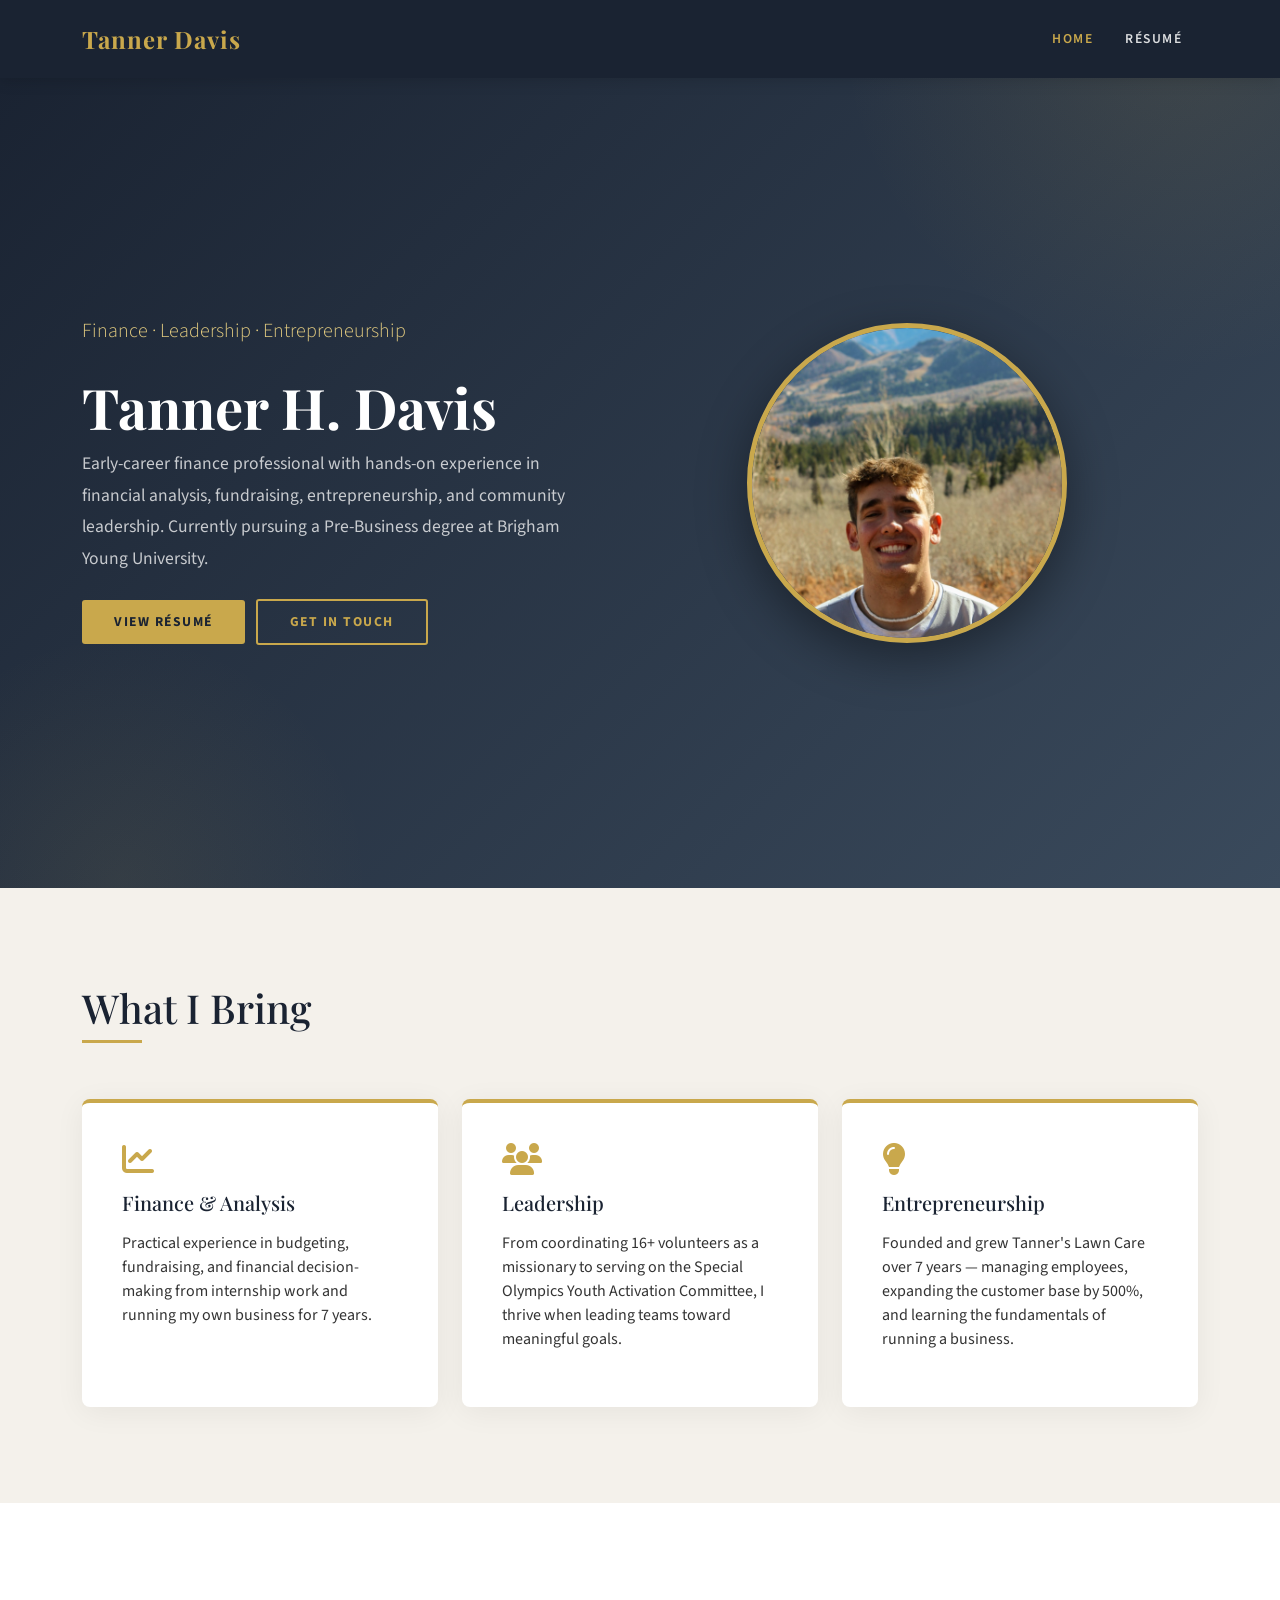
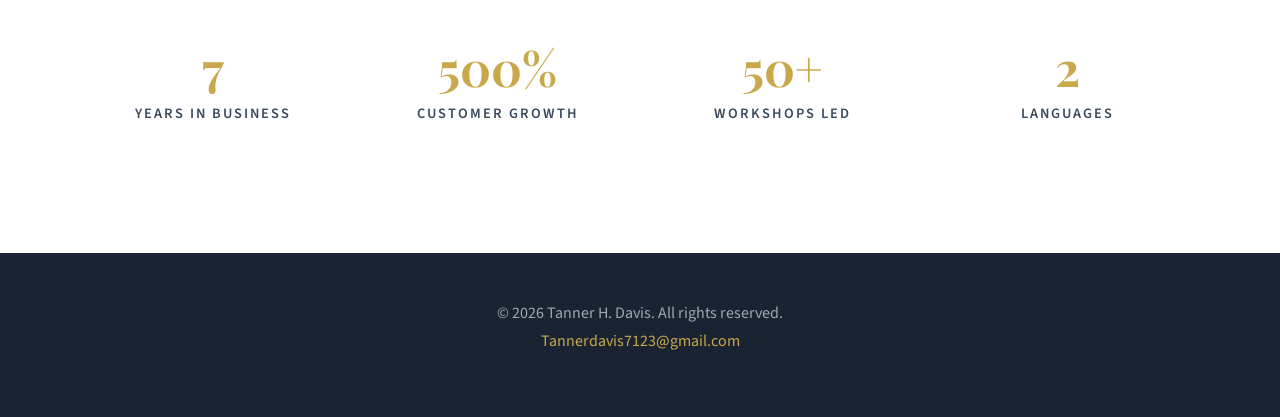
<file: index.html>
<!DOCTYPE html>
<html lang="en">
<head>
    <meta charset="UTF-8">
    <meta name="viewport" content="width=device-width, initial-scale=1.0">
    <title>Tanner Davis | Finance Professional</title>
    <link href="https://cdn.jsdelivr.net/npm/bootstrap@5.3.2/dist/css/bootstrap.min.css" rel="stylesheet">
    <link href="https://cdnjs.cloudflare.com/ajax/libs/font-awesome/6.5.1/css/all.min.css" rel="stylesheet">
    <link href="https://fonts.googleapis.com/css2?family=Playfair+Display:wght@400;700&family=Source+Sans+3:wght@300;400;600;700&display=swap" rel="stylesheet">
    <style>
        :root {
            --navy: #1a2332;
            --gold: #c9a84c;
            --gold-light: #e0c97f;
            --slate: #3a4a5c;
            --light: #f4f1eb;
            --white: #ffffff;
        }

        body {
            font-family: 'Source Sans 3', sans-serif;
            color: #333;
        }

        /* Navbar */
        .navbar {
            background-color: var(--navy);
            padding: 1rem 0;
            box-shadow: 0 2px 15px rgba(0,0,0,0.15);
        }
        .navbar-brand {
            font-family: 'Playfair Display', serif;
            font-size: 1.5rem;
            color: var(--gold) !important;
            font-weight: 700;
            letter-spacing: 1px;
        }
        .nav-link {
            color: rgba(255,255,255,0.85) !important;
            font-weight: 600;
            text-transform: uppercase;
            font-size: 0.85rem;
            letter-spacing: 1.5px;
            margin: 0 0.5rem;
            transition: color 0.3s;
        }
        .nav-link:hover, .nav-link.active {
            color: var(--gold) !important;
        }

        /* Hero */
        .hero {
            background: linear-gradient(135deg, var(--navy) 0%, var(--slate) 100%);
            min-height: 90vh;
            display: flex;
            align-items: center;
            position: relative;
            overflow: hidden;
        }
        .hero::before {
            content: '';
            position: absolute;
            top: -50%;
            right: -20%;
            width: 700px;
            height: 700px;
            border-radius: 50%;
            background: radial-gradient(circle, rgba(201,168,76,0.12) 0%, transparent 70%);
        }
        .hero::after {
            content: '';
            position: absolute;
            bottom: -30%;
            left: -10%;
            width: 500px;
            height: 500px;
            border-radius: 50%;
            background: radial-gradient(circle, rgba(201,168,76,0.08) 0%, transparent 70%);
        }
        .hero-content {
            position: relative;
            z-index: 2;
        }
        .hero h1 {
            font-family: 'Playfair Display', serif;
            font-size: 3.5rem;
            color: var(--white);
            font-weight: 700;
            margin-bottom: 0.5rem;
        }
        .hero .tagline {
            font-size: 1.25rem;
            color: var(--gold-light);
            font-weight: 300;
            margin-bottom: 1.5rem;
        }
        .hero p {
            color: rgba(255,255,255,0.75);
            font-size: 1.1rem;
            line-height: 1.8;
            max-width: 520px;
        }
        .hero-img {
            width: 320px;
            height: 320px;
            object-fit: cover;
            border-radius: 50%;
            border: 5px solid var(--gold);
            box-shadow: 0 15px 50px rgba(0,0,0,0.4);
        }
        .btn-gold {
            background: var(--gold);
            color: var(--navy);
            font-weight: 700;
            text-transform: uppercase;
            letter-spacing: 1.5px;
            font-size: 0.85rem;
            padding: 0.75rem 2rem;
            border: none;
            border-radius: 3px;
            transition: all 0.3s;
        }
        .btn-gold:hover {
            background: var(--gold-light);
            color: var(--navy);
            transform: translateY(-2px);
            box-shadow: 0 5px 20px rgba(201,168,76,0.4);
        }
        .btn-outline-gold {
            border: 2px solid var(--gold);
            color: var(--gold);
            font-weight: 700;
            text-transform: uppercase;
            letter-spacing: 1.5px;
            font-size: 0.85rem;
            padding: 0.7rem 2rem;
            background: transparent;
            border-radius: 3px;
            transition: all 0.3s;
        }
        .btn-outline-gold:hover {
            background: var(--gold);
            color: var(--navy);
        }

        /* About Section */
        .about-section {
            padding: 6rem 0;
            background: var(--light);
        }
        .section-title {
            font-family: 'Playfair Display', serif;
            font-size: 2.5rem;
            color: var(--navy);
            margin-bottom: 0.5rem;
        }
        .section-divider {
            width: 60px;
            height: 3px;
            background: var(--gold);
            margin-bottom: 2rem;
        }
        .about-card {
            background: var(--white);
            border-radius: 8px;
            padding: 2.5rem;
            box-shadow: 0 5px 30px rgba(0,0,0,0.06);
            height: 100%;
            border-top: 4px solid var(--gold);
            transition: transform 0.3s;
        }
        .about-card:hover {
            transform: translateY(-5px);
        }
        .about-card i {
            font-size: 2rem;
            color: var(--gold);
            margin-bottom: 1rem;
        }
        .about-card h5 {
            font-family: 'Playfair Display', serif;
            color: var(--navy);
            margin-bottom: 1rem;
        }

        /* Highlights */
        .highlights-section {
            padding: 6rem 0;
            background: var(--white);
        }
        .highlight-item {
            text-align: center;
            padding: 2rem 1rem;
        }
        .highlight-number {
            font-family: 'Playfair Display', serif;
            font-size: 3rem;
            color: var(--gold);
            font-weight: 700;
        }
        .highlight-label {
            font-size: 0.9rem;
            text-transform: uppercase;
            letter-spacing: 2px;
            color: var(--slate);
            font-weight: 600;
        }

        /* Footer */
        footer {
            background: var(--navy);
            color: rgba(255,255,255,0.6);
            padding: 3rem 0;
            text-align: center;
        }
        footer a {
            color: var(--gold);
            text-decoration: none;
        }
        footer a:hover {
            color: var(--gold-light);
        }

        @media (max-width: 768px) {
            .hero h1 { font-size: 2.5rem; }
            .hero-img { width: 220px; height: 220px; margin-bottom: 2rem; }
        }
    </style>
</head>
<body>

    <!-- Navbar -->
    <nav class="navbar navbar-expand-lg navbar-dark sticky-top">
        <div class="container">
            <a class="navbar-brand" href="index.html">Tanner Davis</a>
            <button class="navbar-toggler" type="button" data-bs-toggle="collapse" data-bs-target="#navbarNav">
                <span class="navbar-toggler-icon"></span>
            </button>
            <div class="collapse navbar-collapse justify-content-end" id="navbarNav">
                <ul class="navbar-nav">
                    <li class="nav-item"><a class="nav-link active" href="index.html">Home</a></li>
                    <li class="nav-item"><a class="nav-link" href="resume.html">Résumé</a></li>
                </ul>
            </div>
        </div>
    </nav>

    <!-- Hero -->
    <section class="hero">
        <div class="container">
            <div class="row align-items-center">
                <div class="col-lg-5 text-center text-lg-start order-lg-2 mb-4 mb-lg-0">
                    <img src="tdavisphoto.JPG" alt="Tanner Davis" class="hero-img">
                </div>
                <div class="col-lg-7 hero-content order-lg-1">
                    <p class="tagline">Finance · Leadership · Entrepreneurship</p>
                    <h1>Tanner H. Davis</h1>
                    <p>Early-career finance professional with hands-on experience in financial analysis, fundraising, entrepreneurship, and community leadership. Currently pursuing a Pre-Business degree at Brigham Young University.</p>
                    <div class="mt-4">
                        <a href="resume.html" class="btn btn-gold me-2 mb-2">View Résumé</a>
                        <a href="mailto:Tannerdavis7123@gmail.com" class="btn btn-outline-gold mb-2">Get in Touch</a>
                    </div>
                </div>
            </div>
        </div>
    </section>

    <!-- About -->
    <section class="about-section">
        <div class="container">
            <h2 class="section-title">What I Bring</h2>
            <div class="section-divider"></div>
            <div class="row g-4 mt-2">
                <div class="col-md-4">
                    <div class="about-card">
                        <i class="fas fa-chart-line"></i>
                        <h5>Finance &amp; Analysis</h5>
                        <p>Practical experience in budgeting, fundraising, and financial decision-making from internship work and running my own business for 7 years.</p>
                    </div>
                </div>
                <div class="col-md-4">
                    <div class="about-card">
                        <i class="fas fa-users"></i>
                        <h5>Leadership</h5>
                        <p>From coordinating 16+ volunteers as a missionary to serving on the Special Olympics Youth Activation Committee, I thrive when leading teams toward meaningful goals.</p>
                    </div>
                </div>
                <div class="col-md-4">
                    <div class="about-card">
                        <i class="fas fa-lightbulb"></i>
                        <h5>Entrepreneurship</h5>
                        <p>Founded and grew Tanner's Lawn Care over 7 years — managing employees, expanding the customer base by 500%, and learning the fundamentals of running a business.</p>
                    </div>
                </div>
            </div>
        </div>
    </section>

    <!-- Highlights -->
    <section class="highlights-section">
        <div class="container">
            <div class="row">
                <div class="col-6 col-md-3">
                    <div class="highlight-item">
                        <div class="highlight-number">7</div>
                        <div class="highlight-label">Years in Business</div>
                    </div>
                </div>
                <div class="col-6 col-md-3">
                    <div class="highlight-item">
                        <div class="highlight-number">500%</div>
                        <div class="highlight-label">Customer Growth</div>
                    </div>
                </div>
                <div class="col-6 col-md-3">
                    <div class="highlight-item">
                        <div class="highlight-number">50+</div>
                        <div class="highlight-label">Workshops Led</div>
                    </div>
                </div>
                <div class="col-6 col-md-3">
                    <div class="highlight-item">
                        <div class="highlight-number">2</div>
                        <div class="highlight-label">Languages</div>
                    </div>
                </div>
            </div>
        </div>
    </section>

    <!-- Footer -->
    <footer>
        <div class="container">
            <p class="mb-1">&copy; 2026 Tanner H. Davis. All rights reserved.</p>
            <p><a href="mailto:Tannerdavis7123@gmail.com">Tannerdavis7123@gmail.com</a></p>
        </div>
    </footer>

    <script src="https://cdn.jsdelivr.net/npm/bootstrap@5.3.2/dist/js/bootstrap.bundle.min.js"></script>
</body>
</html>
</file>
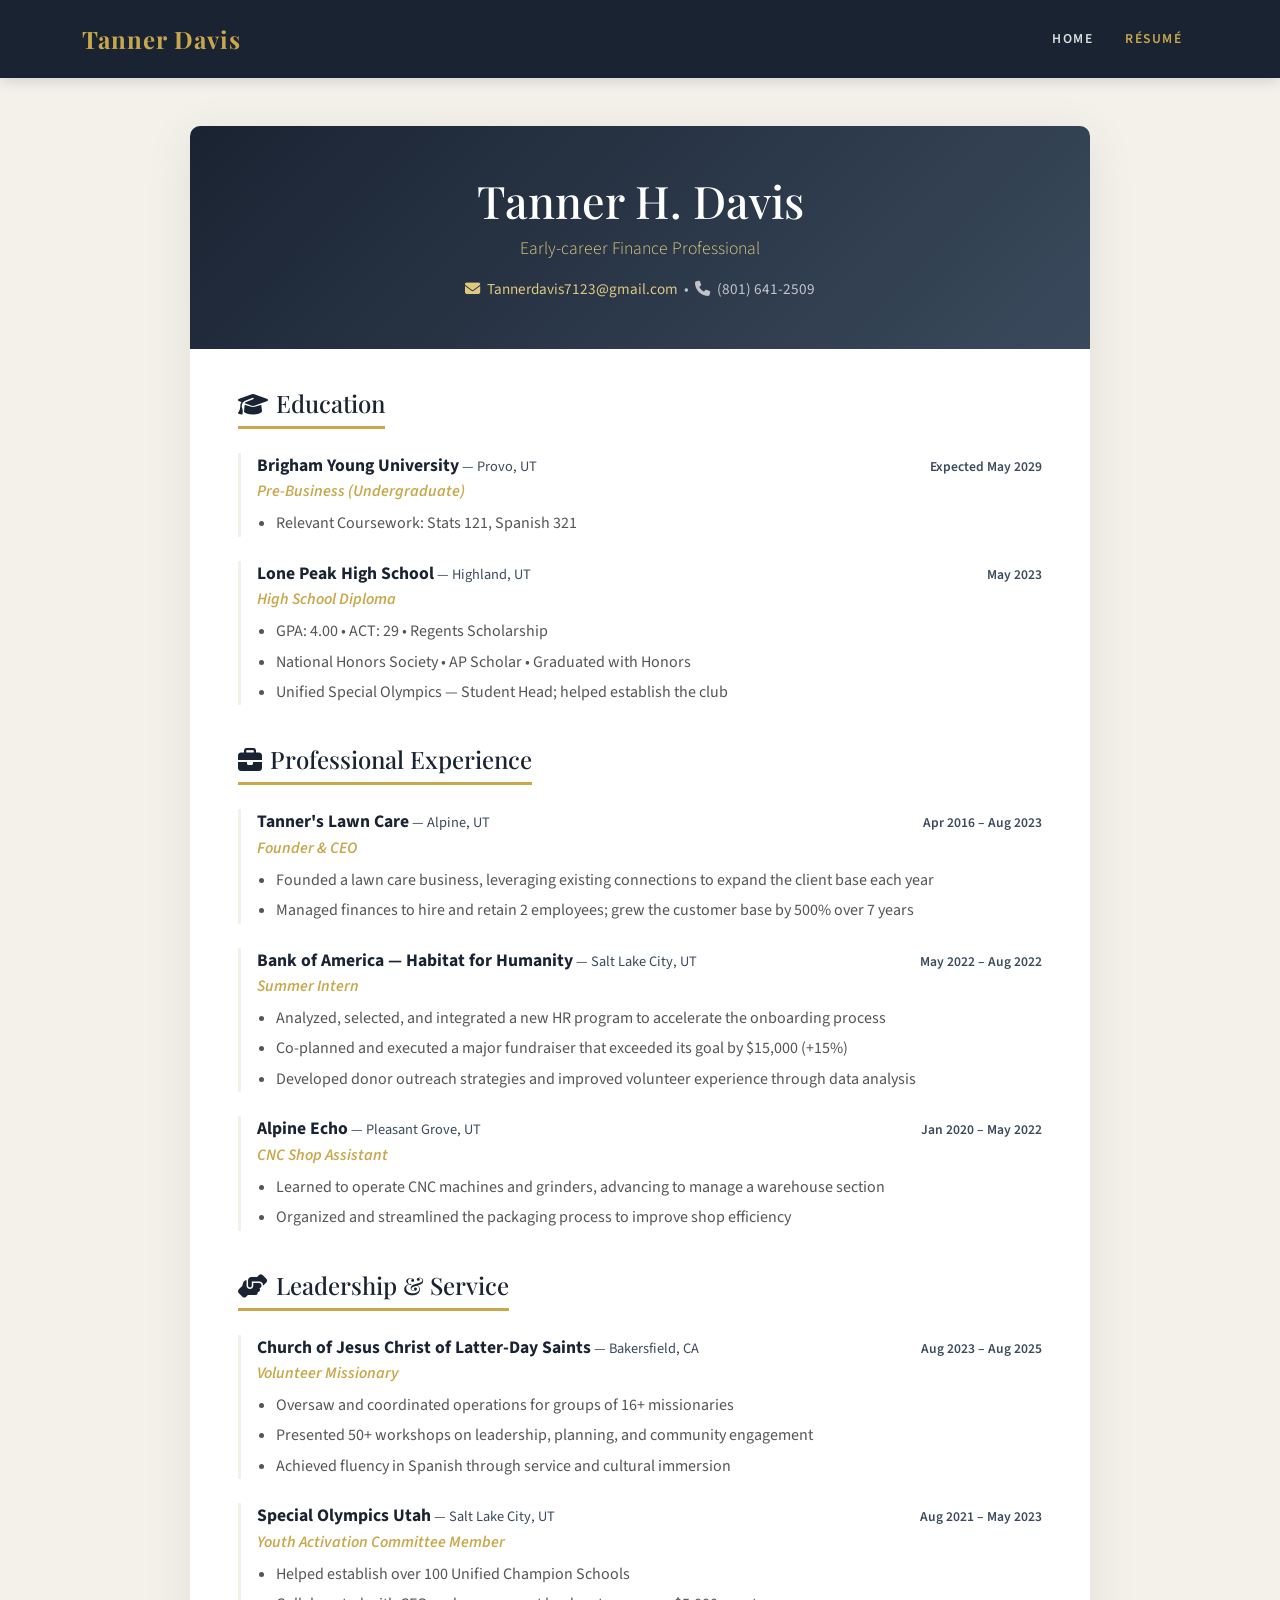
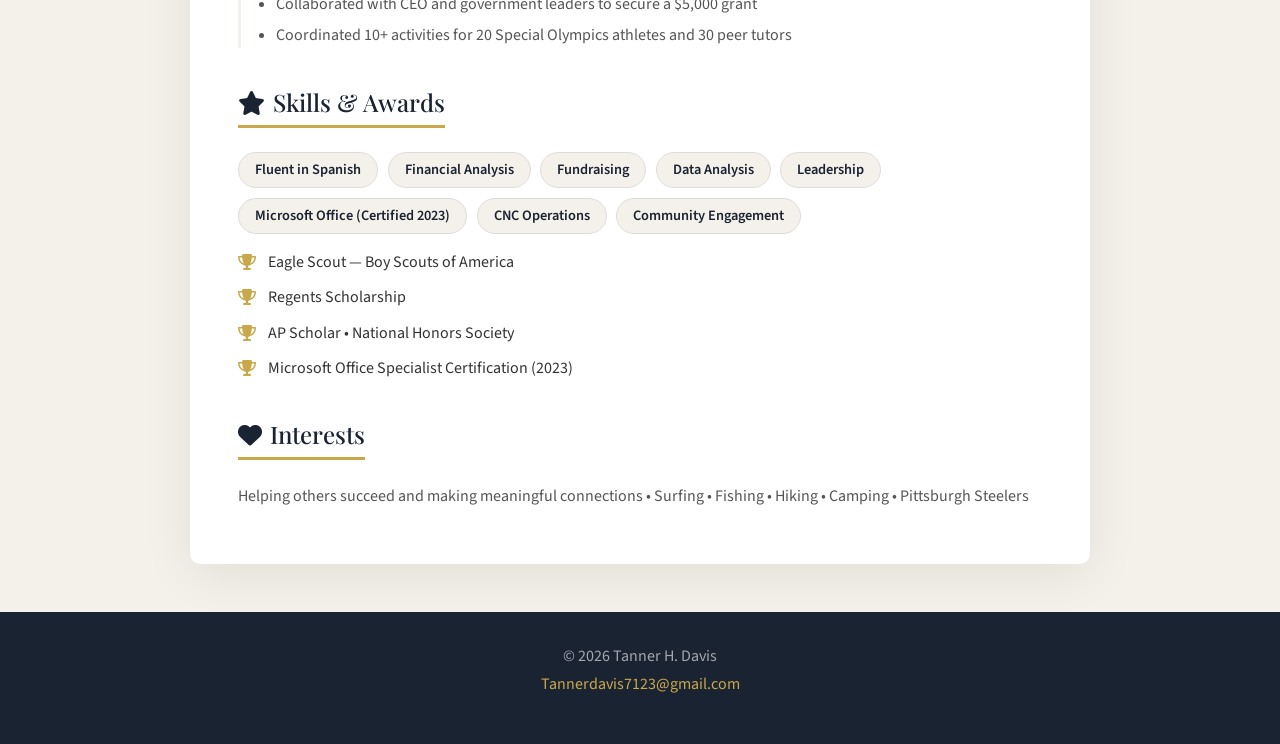
<file: resume.html>
<!DOCTYPE html>
<html lang="en">
<head>
    <meta charset="UTF-8">
    <meta name="viewport" content="width=device-width, initial-scale=1.0">
    <title>Résumé | Tanner Davis</title>
    <link href="https://cdn.jsdelivr.net/npm/bootstrap@5.3.2/dist/css/bootstrap.min.css" rel="stylesheet">
    <link href="https://cdnjs.cloudflare.com/ajax/libs/font-awesome/6.5.1/css/all.min.css" rel="stylesheet">
    <link href="https://fonts.googleapis.com/css2?family=Playfair+Display:wght@400;700&family=Source+Sans+3:wght@300;400;600;700&display=swap" rel="stylesheet">
    <style>
        :root {
            --navy: #1a2332;
            --gold: #c9a84c;
            --gold-light: #e0c97f;
            --slate: #3a4a5c;
            --light: #f4f1eb;
            --white: #ffffff;
        }
        body {
            font-family: 'Source Sans 3', sans-serif;
            color: #333;
            background: var(--light);
        }

        /* Navbar */
        .navbar {
            background-color: var(--navy);
            padding: 1rem 0;
            box-shadow: 0 2px 15px rgba(0,0,0,0.15);
        }
        .navbar-brand {
            font-family: 'Playfair Display', serif;
            font-size: 1.5rem;
            color: var(--gold) !important;
            font-weight: 700;
            letter-spacing: 1px;
        }
        .nav-link {
            color: rgba(255,255,255,0.85) !important;
            font-weight: 600;
            text-transform: uppercase;
            font-size: 0.85rem;
            letter-spacing: 1.5px;
            margin: 0 0.5rem;
            transition: color 0.3s;
        }
        .nav-link:hover, .nav-link.active {
            color: var(--gold) !important;
        }

        /* Resume Container */
        .resume-wrapper {
            max-width: 900px;
            margin: 3rem auto;
            background: var(--white);
            border-radius: 10px;
            box-shadow: 0 10px 50px rgba(0,0,0,0.08);
            overflow: hidden;
        }
        .resume-header {
            background: linear-gradient(135deg, var(--navy) 0%, var(--slate) 100%);
            padding: 3rem;
            color: white;
            text-align: center;
        }
        .resume-header h1 {
            font-family: 'Playfair Display', serif;
            font-size: 2.8rem;
            margin-bottom: 0.5rem;
        }
        .resume-header .subtitle {
            color: var(--gold-light);
            font-size: 1.1rem;
            font-weight: 300;
        }
        .resume-header .contact-info {
            margin-top: 1rem;
            font-size: 0.95rem;
            color: rgba(255,255,255,0.7);
        }
        .resume-header .contact-info a {
            color: var(--gold-light);
            text-decoration: none;
        }

        .resume-body {
            padding: 2.5rem 3rem;
        }
        .resume-section {
            margin-bottom: 2.5rem;
        }
        .resume-section-title {
            font-family: 'Playfair Display', serif;
            font-size: 1.5rem;
            color: var(--navy);
            padding-bottom: 0.5rem;
            border-bottom: 3px solid var(--gold);
            margin-bottom: 1.5rem;
            display: inline-block;
        }

        .resume-entry {
            margin-bottom: 1.5rem;
            padding-left: 1rem;
            border-left: 3px solid var(--light);
            transition: border-color 0.3s;
        }
        .resume-entry:hover {
            border-left-color: var(--gold);
        }
        .entry-header {
            display: flex;
            justify-content: space-between;
            align-items: baseline;
            flex-wrap: wrap;
        }
        .entry-title {
            font-weight: 700;
            color: var(--navy);
            font-size: 1.1rem;
        }
        .entry-location {
            color: var(--slate);
            font-size: 0.9rem;
        }
        .entry-role {
            font-weight: 600;
            color: var(--gold);
            font-style: italic;
        }
        .entry-date {
            color: var(--slate);
            font-size: 0.85rem;
            font-weight: 600;
        }
        .resume-entry ul {
            margin-top: 0.5rem;
            padding-left: 1.2rem;
        }
        .resume-entry ul li {
            margin-bottom: 0.3rem;
            color: #555;
            line-height: 1.6;
        }

        /* Skills */
        .skills-grid {
            display: flex;
            flex-wrap: wrap;
            gap: 0.6rem;
        }
        .skill-tag {
            background: var(--light);
            color: var(--navy);
            padding: 0.4rem 1rem;
            border-radius: 50px;
            font-size: 0.9rem;
            font-weight: 600;
            border: 1px solid #ddd;
            transition: all 0.3s;
        }
        .skill-tag:hover {
            background: var(--gold);
            color: var(--white);
            border-color: var(--gold);
        }

        /* Awards */
        .award-item {
            display: flex;
            align-items: center;
            margin-bottom: 0.7rem;
        }
        .award-item i {
            color: var(--gold);
            margin-right: 0.75rem;
            font-size: 1rem;
        }

        footer {
            background: var(--navy);
            color: rgba(255,255,255,0.6);
            padding: 2rem 0;
            text-align: center;
        }
        footer a {
            color: var(--gold);
            text-decoration: none;
        }

        @media (max-width: 768px) {
            .resume-body { padding: 1.5rem; }
            .resume-header h1 { font-size: 2rem; }
            .entry-header { flex-direction: column; }
        }
    </style>
</head>
<body>

    <!-- Navbar -->
    <nav class="navbar navbar-expand-lg navbar-dark sticky-top">
        <div class="container">
            <a class="navbar-brand" href="index.html">Tanner Davis</a>
            <button class="navbar-toggler" type="button" data-bs-toggle="collapse" data-bs-target="#navbarNav">
                <span class="navbar-toggler-icon"></span>
            </button>
            <div class="collapse navbar-collapse justify-content-end" id="navbarNav">
                <ul class="navbar-nav">
                    <li class="nav-item"><a class="nav-link" href="index.html">Home</a></li>
                    <li class="nav-item"><a class="nav-link active" href="resume.html">Résumé</a></li>
                </ul>
            </div>
        </div>
    </nav>

    <!-- Resume -->
    <div class="resume-wrapper">
        <div class="resume-header">
            <h1>Tanner H. Davis</h1>
            <p class="subtitle">Early-career Finance Professional</p>
            <div class="contact-info">
                <a href="mailto:Tannerdavis7123@gmail.com"><i class="fas fa-envelope me-1"></i> Tannerdavis7123@gmail.com</a>
                &nbsp;&bull;&nbsp;
                <span><i class="fas fa-phone me-1"></i> (801) 641-2509</span>
            </div>
        </div>

        <div class="resume-body">

            <!-- Education -->
            <div class="resume-section">
                <h2 class="resume-section-title"><i class="fas fa-graduation-cap me-2"></i>Education</h2>

                <div class="resume-entry">
                    <div class="entry-header">
                        <div>
                            <span class="entry-title">Brigham Young University</span>
                            <span class="entry-location"> &mdash; Provo, UT</span>
                        </div>
                        <span class="entry-date">Expected May 2029</span>
                    </div>
                    <div class="entry-role">Pre-Business (Undergraduate)</div>
                    <ul>
                        <li>Relevant Coursework: Stats 121, Spanish 321</li>
                    </ul>
                </div>

                <div class="resume-entry">
                    <div class="entry-header">
                        <div>
                            <span class="entry-title">Lone Peak High School</span>
                            <span class="entry-location"> &mdash; Highland, UT</span>
                        </div>
                        <span class="entry-date">May 2023</span>
                    </div>
                    <div class="entry-role">High School Diploma</div>
                    <ul>
                        <li>GPA: 4.00 &bull; ACT: 29 &bull; Regents Scholarship</li>
                        <li>National Honors Society &bull; AP Scholar &bull; Graduated with Honors</li>
                        <li>Unified Special Olympics — Student Head; helped establish the club</li>
                    </ul>
                </div>
            </div>

            <!-- Professional Experience -->
            <div class="resume-section">
                <h2 class="resume-section-title"><i class="fas fa-briefcase me-2"></i>Professional Experience</h2>

                <div class="resume-entry">
                    <div class="entry-header">
                        <div>
                            <span class="entry-title">Tanner's Lawn Care</span>
                            <span class="entry-location"> &mdash; Alpine, UT</span>
                        </div>
                        <span class="entry-date">Apr 2016 – Aug 2023</span>
                    </div>
                    <div class="entry-role">Founder &amp; CEO</div>
                    <ul>
                        <li>Founded a lawn care business, leveraging existing connections to expand the client base each year</li>
                        <li>Managed finances to hire and retain 2 employees; grew the customer base by 500% over 7 years</li>
                    </ul>
                </div>

                <div class="resume-entry">
                    <div class="entry-header">
                        <div>
                            <span class="entry-title">Bank of America — Habitat for Humanity</span>
                            <span class="entry-location"> &mdash; Salt Lake City, UT</span>
                        </div>
                        <span class="entry-date">May 2022 – Aug 2022</span>
                    </div>
                    <div class="entry-role">Summer Intern</div>
                    <ul>
                        <li>Analyzed, selected, and integrated a new HR program to accelerate the onboarding process</li>
                        <li>Co-planned and executed a major fundraiser that exceeded its goal by $15,000 (+15%)</li>
                        <li>Developed donor outreach strategies and improved volunteer experience through data analysis</li>
                    </ul>
                </div>

                <div class="resume-entry">
                    <div class="entry-header">
                        <div>
                            <span class="entry-title">Alpine Echo</span>
                            <span class="entry-location"> &mdash; Pleasant Grove, UT</span>
                        </div>
                        <span class="entry-date">Jan 2020 – May 2022</span>
                    </div>
                    <div class="entry-role">CNC Shop Assistant</div>
                    <ul>
                        <li>Learned to operate CNC machines and grinders, advancing to manage a warehouse section</li>
                        <li>Organized and streamlined the packaging process to improve shop efficiency</li>
                    </ul>
                </div>
            </div>

            <!-- Leadership & Service -->
            <div class="resume-section">
                <h2 class="resume-section-title"><i class="fas fa-hands-helping me-2"></i>Leadership &amp; Service</h2>

                <div class="resume-entry">
                    <div class="entry-header">
                        <div>
                            <span class="entry-title">Church of Jesus Christ of Latter-Day Saints</span>
                            <span class="entry-location"> &mdash; Bakersfield, CA</span>
                        </div>
                        <span class="entry-date">Aug 2023 – Aug 2025</span>
                    </div>
                    <div class="entry-role">Volunteer Missionary</div>
                    <ul>
                        <li>Oversaw and coordinated operations for groups of 16+ missionaries</li>
                        <li>Presented 50+ workshops on leadership, planning, and community engagement</li>
                        <li>Achieved fluency in Spanish through service and cultural immersion</li>
                    </ul>
                </div>

                <div class="resume-entry">
                    <div class="entry-header">
                        <div>
                            <span class="entry-title">Special Olympics Utah</span>
                            <span class="entry-location"> &mdash; Salt Lake City, UT</span>
                        </div>
                        <span class="entry-date">Aug 2021 – May 2023</span>
                    </div>
                    <div class="entry-role">Youth Activation Committee Member</div>
                    <ul>
                        <li>Helped establish over 100 Unified Champion Schools</li>
                        <li>Collaborated with CEO and government leaders to secure a $5,000 grant</li>
                        <li>Coordinated 10+ activities for 20 Special Olympics athletes and 30 peer tutors</li>
                    </ul>
                </div>
            </div>

            <!-- Skills & Awards -->
            <div class="resume-section">
                <h2 class="resume-section-title"><i class="fas fa-star me-2"></i>Skills &amp; Awards</h2>
                <div class="skills-grid mb-3">
                    <span class="skill-tag">Fluent in Spanish</span>
                    <span class="skill-tag">Financial Analysis</span>
                    <span class="skill-tag">Fundraising</span>
                    <span class="skill-tag">Data Analysis</span>
                    <span class="skill-tag">Leadership</span>
                    <span class="skill-tag">Microsoft Office (Certified 2023)</span>
                    <span class="skill-tag">CNC Operations</span>
                    <span class="skill-tag">Community Engagement</span>
                </div>

                <div class="award-item"><i class="fas fa-trophy"></i>Eagle Scout — Boy Scouts of America</div>
                <div class="award-item"><i class="fas fa-trophy"></i>Regents Scholarship</div>
                <div class="award-item"><i class="fas fa-trophy"></i>AP Scholar &bull; National Honors Society</div>
                <div class="award-item"><i class="fas fa-trophy"></i>Microsoft Office Specialist Certification (2023)</div>
            </div>

            <!-- Interests -->
            <div class="resume-section" style="margin-bottom: 0;">
                <h2 class="resume-section-title"><i class="fas fa-heart me-2"></i>Interests</h2>
                <p style="color: #555;">Helping others succeed and making meaningful connections &bull; Surfing &bull; Fishing &bull; Hiking &bull; Camping &bull; Pittsburgh Steelers</p>
            </div>

        </div>
    </div>

    <!-- Footer -->
    <footer>
        <div class="container">
            <p class="mb-1">&copy; 2026 Tanner H. Davis</p>
            <p><a href="mailto:Tannerdavis7123@gmail.com">Tannerdavis7123@gmail.com</a></p>
        </div>
    </footer>

    <script src="https://cdn.jsdelivr.net/npm/bootstrap@5.3.2/dist/js/bootstrap.bundle.min.js"></script>
</body>
</html>
</file>
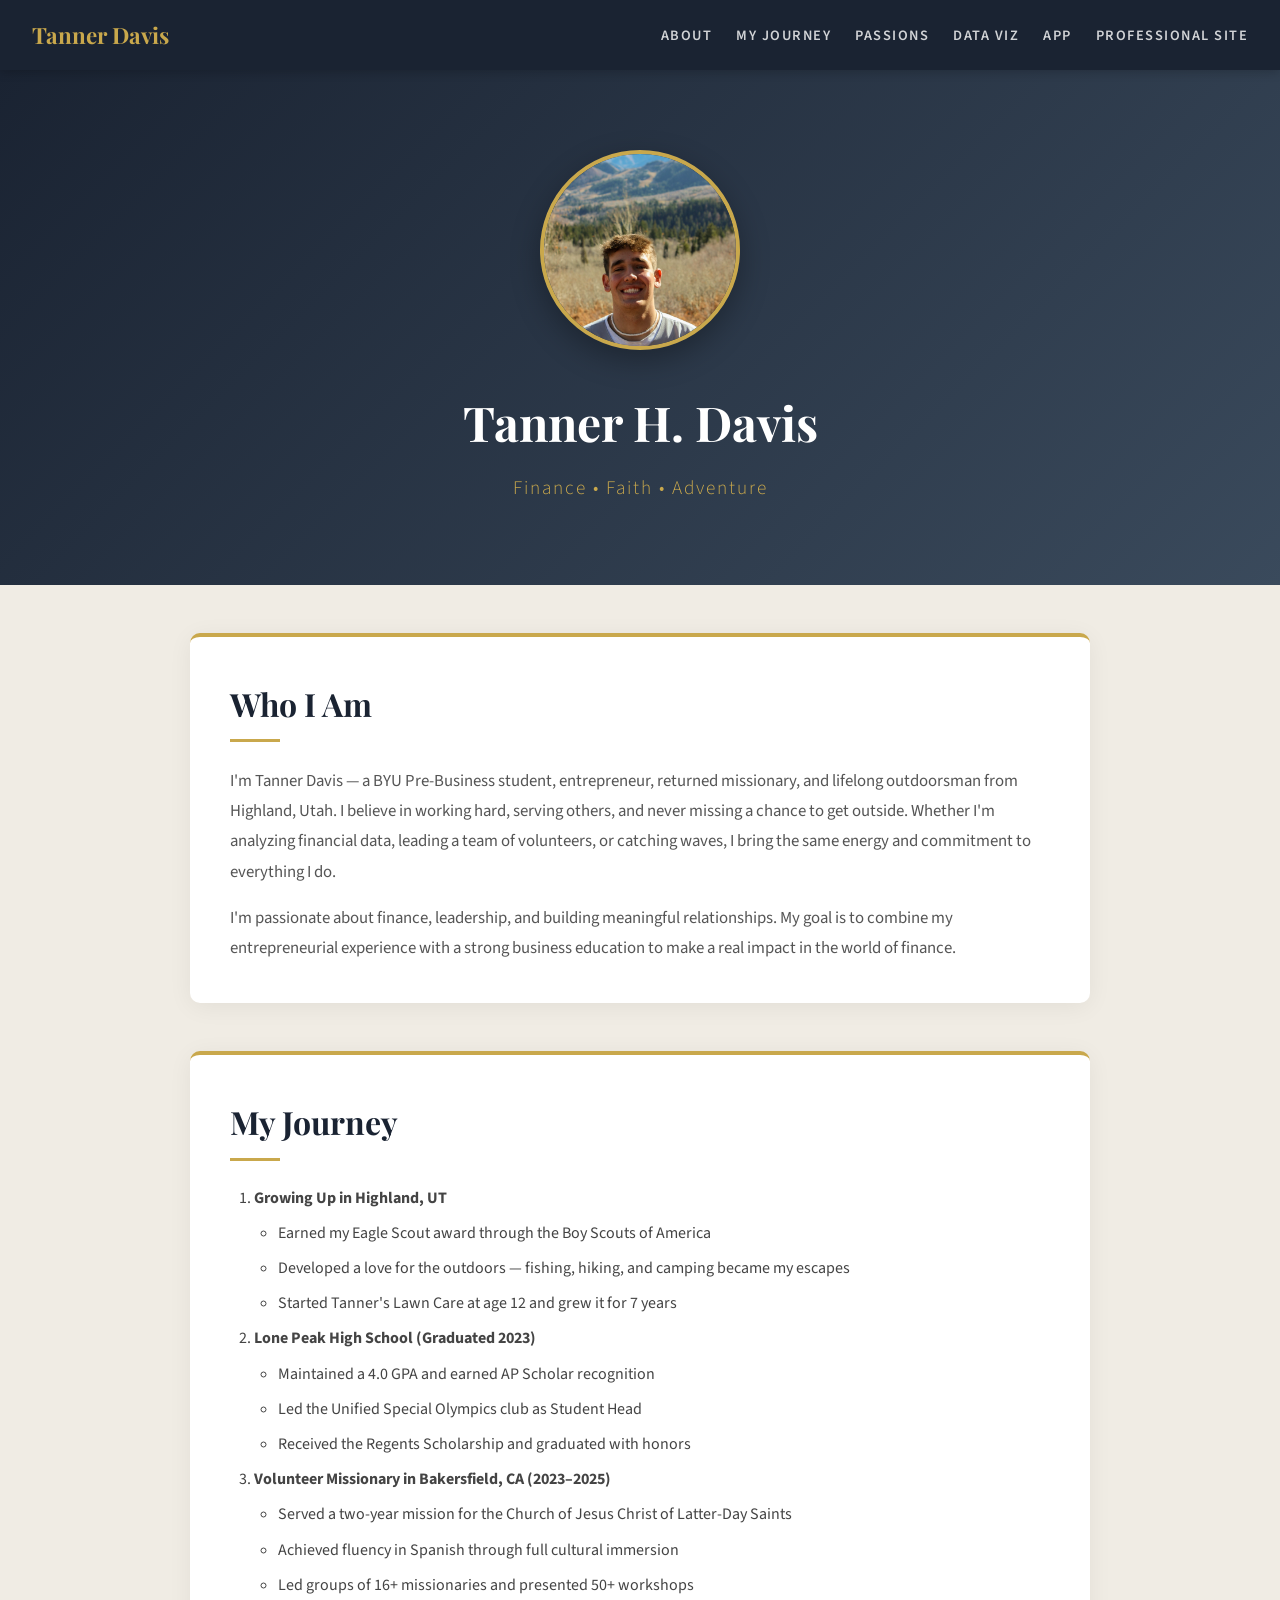
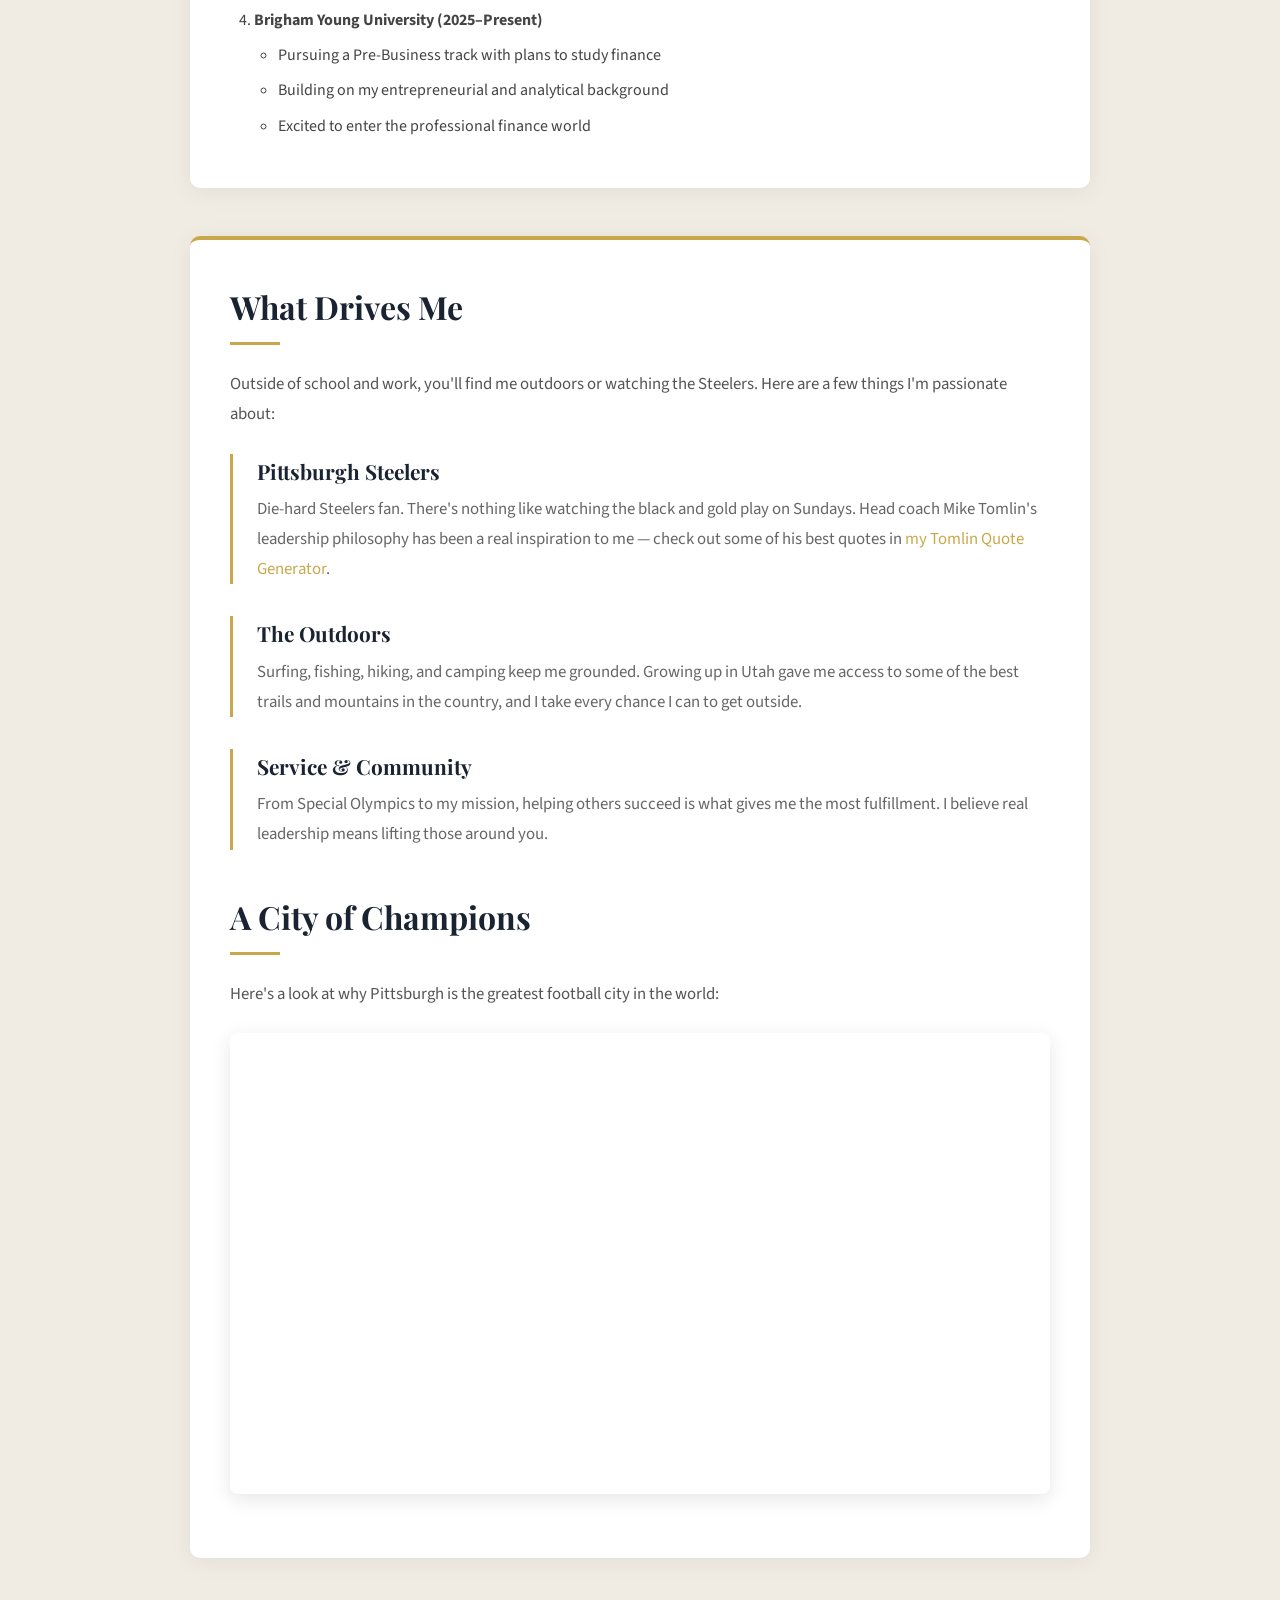
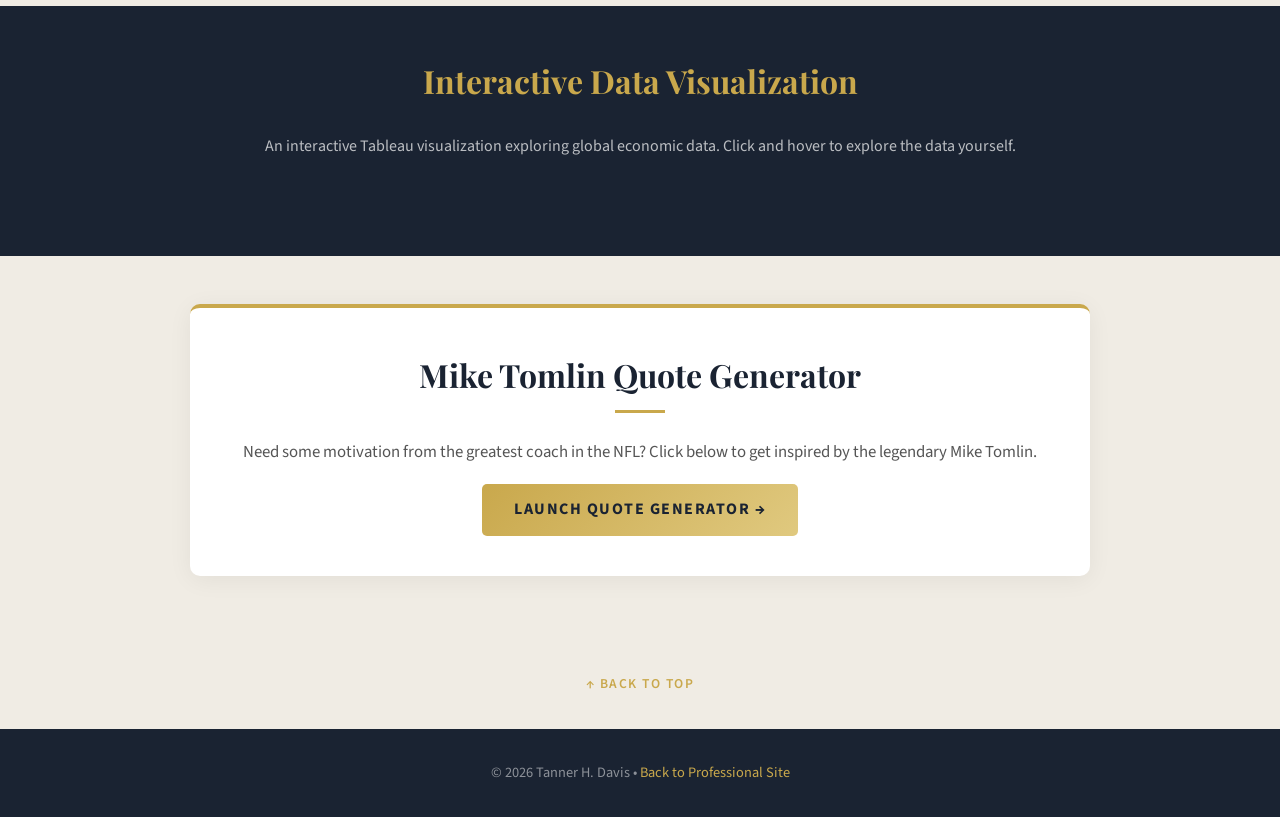
<file: scratch.html>
<!DOCTYPE html>
<html lang="en">
<head>
    <meta charset="UTF-8">
    <meta name="viewport" content="width=device-width, initial-scale=1.0">
    <title>About Tanner Davis</title>
    <link href="https://fonts.googleapis.com/css2?family=Playfair+Display:wght@400;700&family=Source+Sans+3:wght@300;400;600;700&display=swap" rel="stylesheet">
    <link rel="stylesheet" href="style.css">
</head>
<body>

    <!-- Navigation -->
    <nav class="scratch-nav" id="top">
        <span class="nav-brand">Tanner Davis</span>
        <ul class="nav-links">
            <li><a href="#about">About</a></li>
            <li><a href="#journey">My Journey</a></li>
            <li><a href="#passions">Passions</a></li>
            <li><a href="#data">Data Viz</a></li>
            <li><a href="#app">App</a></li>
            <li><a href="index.html">Professional Site</a></li>
        </ul>
    </nav>

    <!-- DIV 1: Hero Banner -->
    <div class="div-hero">
        <img src="tdavisphoto.JPG" alt="Tanner Davis in the mountains" class="hero-img">
        <h1>Tanner H. Davis</h1>
        <p class="hero-subtitle">Finance &bull; Faith &bull; Adventure</p>
    </div>

    <!-- DIV 2: About Me Section -->
    <div class="div-section" id="about">
        <h2>Who I Am</h2>
        <div class="section-line"></div>
        <p>
            I'm Tanner Davis — a BYU Pre-Business student, entrepreneur, returned missionary, and lifelong outdoorsman from Highland, Utah. I believe in working hard, serving others, and never missing a chance to get outside. Whether I'm analyzing financial data, leading a team of volunteers, or catching waves, I bring the same energy and commitment to everything I do.
        </p>
        <p style="margin-top: 1rem;">
            I'm passionate about finance, leadership, and building meaningful relationships. My goal is to combine my entrepreneurial experience with a strong business education to make a real impact in the world of finance.
        </p>
    </div>

    <!-- DIV 3: My Journey Timeline -->
    <div class="div-section" id="journey">
        <h2>My Journey</h2>
        <div class="section-line"></div>

        <!-- ORDERED LIST with nested UNORDERED LIST -->
        <ol class="scratch-list">
            <li>
                <strong>Growing Up in Highland, UT</strong>
                <ul>
                    <li>Earned my Eagle Scout award through the Boy Scouts of America</li>
                    <li>Developed a love for the outdoors — fishing, hiking, and camping became my escapes</li>
                    <li>Started Tanner's Lawn Care at age 12 and grew it for 7 years</li>
                </ul>
            </li>
            <li>
                <strong>Lone Peak High School (Graduated 2023)</strong>
                <ul>
                    <li>Maintained a 4.0 GPA and earned AP Scholar recognition</li>
                    <li>Led the Unified Special Olympics club as Student Head</li>
                    <li>Received the Regents Scholarship and graduated with honors</li>
                </ul>
            </li>
            <li>
                <strong>Volunteer Missionary in Bakersfield, CA (2023–2025)</strong>
                <ul>
                    <li>Served a two-year mission for the Church of Jesus Christ of Latter-Day Saints</li>
                    <li>Achieved fluency in Spanish through full cultural immersion</li>
                    <li>Led groups of 16+ missionaries and presented 50+ workshops</li>
                </ul>
            </li>
            <li>
                <strong>Brigham Young University (2025–Present)</strong>
                <ul>
                    <li>Pursuing a Pre-Business track with plans to study finance</li>
                    <li>Building on my entrepreneurial and analytical background</li>
                    <li>Excited to enter the professional finance world</li>
                </ul>
            </li>
        </ol>
    </div>

    <!-- Passions & Interests Section -->
    <div class="div-section" id="passions">
        <h2>What Drives Me</h2>
        <div class="section-line"></div>
        <p>
            Outside of school and work, you'll find me outdoors or watching the Steelers. Here are a few things I'm passionate about:
        </p>

        <div class="timeline-item" style="margin-top: 1.5rem;">
            <h3>Pittsburgh Steelers</h3>
            <p>Die-hard Steelers fan. There's nothing like watching the black and gold play on Sundays. Head coach Mike Tomlin's leadership philosophy has been a real inspiration to me — check out some of his best quotes in <a href="tomlin-quotes.html">my Tomlin Quote Generator</a>.</p>
        </div>

        <div class="timeline-item">
            <h3>The Outdoors</h3>
            <p>Surfing, fishing, hiking, and camping keep me grounded. Growing up in Utah gave me access to some of the best trails and mountains in the country, and I take every chance I can to get outside.</p>
        </div>

        <div class="timeline-item">
            <h3>Service &amp; Community</h3>
            <p>From Special Olympics to my mission, helping others succeed is what gives me the most fulfillment. I believe real leadership means lifting those around you.</p>
        </div>

        <!-- Embedded YouTube Video -->
        <h2 style="margin-top: 2.5rem;">A City of Champions</h2>
        <div class="section-line"></div>
        <p>Here's a look at why Pittsburgh is the greatest football city in the world:</p>
        <div class="video-container">
            <iframe 
                src="https://www.youtube.com/embed/nCGPWOSWw2Q?si=VfuiyzAGMicBKRo5" 
                title="Pittsburgh Steelers Highlights" 
                allow="accelerometer; autoplay; clipboard-write; encrypted-media; gyroscope; picture-in-picture" 
                allowfullscreen>
            </iframe>
        </div>
    </div>

    <!-- DIV: Dark Section — Data Visualization -->
    <div class="div-dark" id="data">
        <h2>Interactive Data Visualization</h2>
        <div style="max-width: 900px; margin: 0 auto;">
            <p class="font-body" style="text-align: center; color: rgba(255,255,255,0.7); margin-bottom: 1.5rem;">
                An interactive Tableau visualization exploring global economic data. Click and hover to explore the data yourself.
            </p>
            <div class="tableau-container">
               <div class='tableauPlaceholder' id='viz1776224873704' style='position: relative'><noscript><a href='#'>
                   <img alt='Masters ' src='https:&#47;&#47;public.tableau.com&#47;static&#47;images&#47;Th&#47;TheMastersChampions&#47;Masters&#47;1_rss.png' style='border: none' />
               </a></noscript><object class='tableauViz'  style='display:none;'><param name='host_url' value='https%3A%2F%2Fpublic.tableau.com%2F' /> 
                   <param name='embed_code_version' value='3' /> <param name='site_root' value='' /><param name='name' value='TheMastersChampions&#47;Masters' /><param name='tabs' value='no' /><param name='toolbar' value='yes' /><param name='static_image' value='https:&#47;&#47;public.tableau.com&#47;static&#47;images&#47;Th&#47;TheMastersChampions&#47;Masters&#47;1.png' /> <param name='animate_transition' value='yes' /><param name='display_static_image' value='yes' /><param name='display_spinner' value='yes' /><param name='display_overlay' value='yes' /><param name='display_count' value='yes' /><param name='language' value='en-US' /></object>
               </div>               
            </div>
             <script type='text/javascript'>                    var divElement = document.getElementById('viz1776224873704');                    var vizElement = divElement.getElementsByTagName('object')[0];                    vizElement.style.width='1600px';vizElement.style.height='1027px';                    var scriptElement = document.createElement('script');                    scriptElement.src = 'https://public.tableau.com/javascripts/api/viz_v1.js';                    vizElement.parentNode.insertBefore(scriptElement, vizElement);                </script>
        </div>
    </div>

    <!-- App Link Section -->
    <div class="div-section" id="app" style="text-align: center;">
        <h2>Mike Tomlin Quote Generator</h2>
        <div class="section-line" style="margin-left: auto; margin-right: auto;"></div>
        <p>Need some motivation from the greatest coach in the NFL? Click below to get inspired by the legendary Mike Tomlin.</p>
        <a href="tomlin-quotes.html" class="app-banner" style="margin-top: 1rem;">Launch Quote Generator &rarr;</a>
    </div>

    <!-- On-page anchor: Back to Top -->
    <div style="text-align: center; padding: 2rem;">
        <a href="#top" class="back-to-top">&uarr; Back to Top</a>
    </div>

    <!-- Footer -->
    <div class="scratch-footer">
        <p>&copy; 2026 Tanner H. Davis &bull; <a href="index.html">Back to Professional Site</a></p>
    </div>

</body>
</html>
</file>
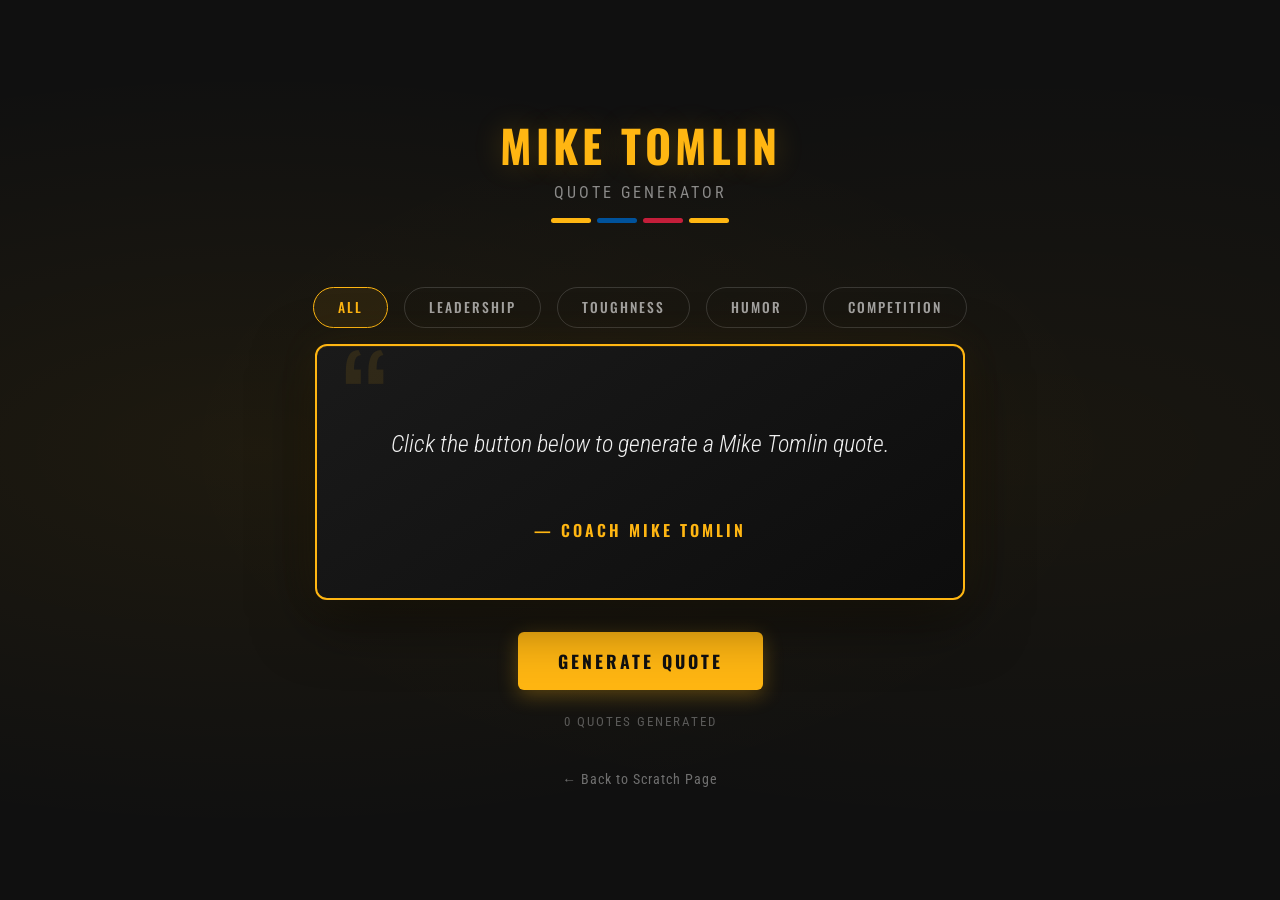
<file: tomlin-quotes.html>
<!DOCTYPE html>
<html lang="en">
<head>
    <meta charset="UTF-8">
    <meta name="viewport" content="width=device-width, initial-scale=1.0">
    <title>Mike Tomlin Quote Generator</title>
    <link href="https://fonts.googleapis.com/css2?family=Oswald:wght@400;500;600;700&family=Roboto+Condensed:wght@300;400;700&display=swap" rel="stylesheet">
    <style>
        * {
            margin: 0;
            padding: 0;
            box-sizing: border-box;
        }

        body {
            font-family: 'Roboto Condensed', sans-serif;
            min-height: 100vh;
            display: flex;
            flex-direction: column;
            align-items: center;
            justify-content: center;
            background: #101010;
            background-image: 
                radial-gradient(ellipse at 20% 50%, rgba(255, 182, 0, 0.06) 0%, transparent 60%),
                radial-gradient(ellipse at 80% 50%, rgba(255, 182, 0, 0.04) 0%, transparent 60%);
            color: #ffffff;
            padding: 2rem;
        }

        /* Header */
        .header {
            text-align: center;
            margin-bottom: 2rem;
        }

        .header h1 {
            font-family: 'Oswald', sans-serif;
            font-size: 2.8rem;
            font-weight: 700;
            text-transform: uppercase;
            letter-spacing: 4px;
            color: #FFB612;
            text-shadow: 0 0 30px rgba(255, 182, 18, 0.2);
        }

        .header .subtitle {
            font-size: 1rem;
            color: rgba(255, 255, 255, 0.5);
            letter-spacing: 3px;
            text-transform: uppercase;
            margin-top: 0.3rem;
        }

        .steelers-bar {
            display: flex;
            gap: 6px;
            justify-content: center;
            margin-top: 1rem;
        }

        .steelers-bar span {
            width: 40px;
            height: 5px;
            border-radius: 3px;
        }

        .bar-gold { background: #FFB612; }
        .bar-red { background: #C41E3A; }
        .bar-blue { background: #00529B; }

        /* Quote Card */
        .quote-card {
            background: linear-gradient(145deg, #1a1a1a 0%, #0d0d0d 100%);
            border: 2px solid #FFB612;
            border-radius: 12px;
            padding: 3rem 2.5rem;
            max-width: 650px;
            width: 100%;
            text-align: center;
            position: relative;
            box-shadow: 
                0 20px 60px rgba(0, 0, 0, 0.5),
                0 0 40px rgba(255, 182, 18, 0.08),
                inset 0 1px 0 rgba(255, 182, 18, 0.1);
            transition: transform 0.3s;
        }

        .quote-card::before {
            content: '\201C';
            position: absolute;
            top: -10px;
            left: 25px;
            font-size: 8rem;
            font-family: 'Oswald', serif;
            color: rgba(255, 182, 18, 0.1);
            line-height: 1;
        }

        .quote-text {
            font-size: 1.5rem;
            line-height: 1.6;
            color: #f0f0f0;
            font-weight: 300;
            font-style: italic;
            min-height: 100px;
            display: flex;
            align-items: center;
            justify-content: center;
            position: relative;
            z-index: 1;
            transition: opacity 0.4s ease;
        }

        .quote-text.fade-out {
            opacity: 0;
        }

        .quote-text.fade-in {
            opacity: 1;
        }

        .quote-attribution {
            margin-top: 1.5rem;
            font-family: 'Oswald', sans-serif;
            font-size: 1rem;
            color: #FFB612;
            text-transform: uppercase;
            letter-spacing: 3px;
            font-weight: 600;
        }

        .quote-context {
            margin-top: 0.5rem;
            font-size: 0.85rem;
            color: rgba(255, 255, 255, 0.35);
            font-style: italic;
            transition: opacity 0.4s ease;
        }

        /* Button */
        .btn-container {
            margin-top: 2rem;
            display: flex;
            gap: 1rem;
            flex-wrap: wrap;
            justify-content: center;
        }

        .btn-generate {
            background: #FFB612;
            color: #101010;
            font-family: 'Oswald', sans-serif;
            font-size: 1.1rem;
            font-weight: 700;
            text-transform: uppercase;
            letter-spacing: 3px;
            padding: 1rem 2.5rem;
            border: none;
            border-radius: 6px;
            cursor: pointer;
            transition: all 0.3s;
            box-shadow: 0 5px 20px rgba(255, 182, 18, 0.3);
        }

        .btn-generate:hover {
            background: #ffca4a;
            transform: translateY(-3px);
            box-shadow: 0 8px 30px rgba(255, 182, 18, 0.4);
        }

        .btn-generate:active {
            transform: translateY(-1px);
        }

        .btn-category {
            background: transparent;
            color: rgba(255, 255, 255, 0.6);
            font-family: 'Oswald', sans-serif;
            font-size: 0.85rem;
            font-weight: 500;
            text-transform: uppercase;
            letter-spacing: 2px;
            padding: 0.6rem 1.5rem;
            border: 1px solid rgba(255, 255, 255, 0.15);
            border-radius: 50px;
            cursor: pointer;
            transition: all 0.3s;
        }

        .btn-category:hover, .btn-category.active {
            border-color: #FFB612;
            color: #FFB612;
            background: rgba(255, 182, 18, 0.08);
        }

        /* Counter */
        .counter {
            margin-top: 1.5rem;
            font-size: 0.8rem;
            color: rgba(255, 255, 255, 0.3);
            letter-spacing: 2px;
            text-transform: uppercase;
        }

        /* Back link */
        .back-link {
            margin-top: 2.5rem;
            text-align: center;
        }

        .back-link a {
            color: rgba(255, 255, 255, 0.4);
            text-decoration: none;
            font-size: 0.85rem;
            letter-spacing: 1px;
            transition: color 0.3s;
        }

        .back-link a:hover {
            color: #FFB612;
        }

        @media (max-width: 600px) {
            .header h1 { font-size: 2rem; letter-spacing: 2px; }
            .quote-card { padding: 2rem 1.5rem; }
            .quote-text { font-size: 1.2rem; }
        }
    </style>
</head>
<body>

    <div class="header">
        <h1>Mike Tomlin</h1>
        <div class="subtitle">Quote Generator</div>
        <div class="steelers-bar">
            <span class="bar-gold"></span>
            <span class="bar-blue"></span>
            <span class="bar-red"></span>
            <span class="bar-gold"></span>
        </div>
    </div>

    <!-- Category Filters -->
    <div class="btn-container" style="margin-bottom: 1rem;">
        <button class="btn-category active" data-category="all" onclick="setCategory('all', this)">All</button>
        <button class="btn-category" data-category="leadership" onclick="setCategory('leadership', this)">Leadership</button>
        <button class="btn-category" data-category="toughness" onclick="setCategory('toughness', this)">Toughness</button>
        <button class="btn-category" data-category="humor" onclick="setCategory('humor', this)">Humor</button>
        <button class="btn-category" data-category="competition" onclick="setCategory('competition', this)">Competition</button>
    </div>

    <div class="quote-card">
        <div class="quote-text" id="quoteText">
            Click the button below to generate a Mike Tomlin quote.
        </div>
        <div class="quote-attribution">— Coach Mike Tomlin</div>
        <div class="quote-context" id="quoteContext"></div>
    </div>

    <div class="btn-container">
        <button class="btn-generate" onclick="generateQuote()">Generate Quote</button>
    </div>

    <div class="counter" id="counter">0 quotes generated</div>

    <div class="back-link">
        <a href="scratch.html">&larr; Back to Scratch Page</a>
    </div>

    <script>
        const quotes = [
            { text: "The standard is the standard.", category: "leadership", context: "Press conference, a phrase he's repeated countless times" },
            { text: "We do not care. We don't live in our fears. We live in our hopes.", category: "toughness", context: "Before a playoff game" },
            { text: "I don't have time to explain why I don't have time to explain.", category: "humor", context: "Post-game press conference" },
            { text: "We're not going to be the hunted, we're going to be the hunters.", category: "competition", context: "Before a matchup against a top-ranked team" },
            { text: "Next man up. That's the mentality.", category: "toughness", context: "On dealing with injuries during the season" },
            { text: "I'm not going to paint with a broad brush.", category: "leadership", context: "Responding to media questions" },
            { text: "We'll accept the things that we cannot change and have the courage to change the things we can.", category: "leadership", context: "Post-game reflection" },
            { text: "Obviously.", category: "humor", context: "His iconic one-word answer to reporters" },
            { text: "Splash plays change games. Splash plays change seasons.", category: "competition", context: "Describing the importance of game-changing moments" },
            { text: "If you don't stand for something, you'll fall for anything.", category: "leadership", context: "On team culture and values" },
            { text: "We don't have time for spectators. You're either in or you're out.", category: "toughness", context: "Team meeting" },
            { text: "I like our chances.", category: "competition", context: "Before a critical game" },
            { text: "Excuses are tools of the incompetent, used to build monuments of nothingness.", category: "toughness", context: "On accountability" },
            { text: "We're in the business of winning football games. Period.", category: "competition", context: "Press conference about team priorities" },
            { text: "I have a lot of confidence in these men. We'll find a way.", category: "leadership", context: "After a tough loss" },
            { text: "You can't worry about things you can't control. Focus on what you can.", category: "leadership", context: "Mid-season press conference" },
            { text: "We embrace the adversity. We always do.", category: "toughness", context: "During a challenging season stretch" },
            { text: "I'll let you guys write the stories. I'm just going to coach football.", category: "humor", context: "Dismissing media narratives" },
            { text: "We're not going to ride the wave. We're going to make the wave.", category: "competition", context: "On creating momentum" },
            { text: "We'll divide and conquer as necessary.", category: "leadership", context: "On delegating responsibilities" },
            { text: "I'm not going to microwave the process. We let it marinate.", category: "humor", context: "On developing young players" },
            { text: "We're not going to flinch. We never do.", category: "toughness", context: "Ahead of a rivalry game" },
            { text: "You're going to get our best. Every single week.", category: "competition", context: "Promise to fans and opponents alike" },
            { text: "Iron sharpens iron. That's what competition does.", category: "competition", context: "On internal team competition" },
            { text: "I don't blink.", category: "toughness", context: "When asked about pressure" },
            { text: "I never discuss injuries. Ever.", category: "humor", context: "Recurring press conference moment" },
            { text: "We're going to unleash our guys and let them play.", category: "competition", context: "Before a big game" },
            { text: "We've got a group of fighters. That's what I love about this team.", category: "leadership", context: "After a comeback victory" },
            { text: "We're not here to participate. We're here to take it.", category: "toughness", context: "Playoff preparation" },
            { text: "Comfort is the enemy of progress.", category: "leadership", context: "On pushing the team forward" }
        ];

        let currentCategory = 'all';
        let count = 0;
        let lastIndex = -1;

        function setCategory(category, btn) {
            currentCategory = category;
            document.querySelectorAll('.btn-category').forEach(b => b.classList.remove('active'));
            btn.classList.add('active');
        }

        function generateQuote() {
            const filtered = currentCategory === 'all' 
                ? quotes 
                : quotes.filter(q => q.category === currentCategory);

            let randomIndex;
            do {
                randomIndex = Math.floor(Math.random() * filtered.length);
            } while (randomIndex === lastIndex && filtered.length > 1);
            lastIndex = randomIndex;

            const quote = filtered[randomIndex];
            const textEl = document.getElementById('quoteText');
            const contextEl = document.getElementById('quoteContext');

            // Fade out
            textEl.classList.add('fade-out');
            contextEl.style.opacity = '0';

            setTimeout(() => {
                textEl.textContent = quote.text;
                contextEl.textContent = quote.context;
                textEl.classList.remove('fade-out');
                textEl.classList.add('fade-in');
                contextEl.style.opacity = '1';
            }, 400);

            count++;
            document.getElementById('counter').textContent = count + (count === 1 ? ' quote generated' : ' quotes generated');
        }
    </script>
</body>
</html>
</file>
<file: style.css>
/* ============================================
   Tanner Davis — From-Scratch Stylesheet
   Custom CSS (no Bootstrap)
   ============================================ */

/* --- Reset & Base --- */
* {
    margin: 0;
    padding: 0;
    box-sizing: border-box;
}

body {
    font-family: 'Georgia', 'Times New Roman', serif;
    color: #2c2c2c;
    background-color: #f0ece4;
    line-height: 1.7;
}

a {
    color: #c9a84c;
    text-decoration: none;
    transition: color 0.3s;
}

a:hover {
    color: #a88832;
}

/* --- Font Colors --- */
.text-gold {
    color: #c9a84c;
}

.text-navy {
    color: #1a2332;
}

.text-light {
    color: #f0ece4;
}

.text-muted-custom {
    color: #6b7b8d;
}

/* --- Font Families --- */
.font-heading {
    font-family: 'Playfair Display', 'Georgia', serif;
}

.font-body {
    font-family: 'Source Sans 3', 'Helvetica Neue', Arial, sans-serif;
}

/* --- Navigation Bar --- */
.scratch-nav {
    background-color: #1a2332;
    padding: 1rem 2rem;
    display: flex;
    justify-content: space-between;
    align-items: center;
    position: sticky;
    top: 0;
    z-index: 100;
    box-shadow: 0 2px 10px rgba(0, 0, 0, 0.2);
}

.scratch-nav .nav-brand {
    font-family: 'Playfair Display', serif;
    font-size: 1.4rem;
    color: #c9a84c;
    font-weight: 700;
}

.scratch-nav .nav-links {
    list-style: none;
    display: flex;
    gap: 1.5rem;
}

.scratch-nav .nav-links li a {
    color: rgba(255, 255, 255, 0.8);
    font-family: 'Source Sans 3', sans-serif;
    font-size: 0.9rem;
    text-transform: uppercase;
    letter-spacing: 1.5px;
    font-weight: 600;
    transition: color 0.3s;
}

.scratch-nav .nav-links li a:hover {
    color: #c9a84c;
}

/* --- DIV: Hero Banner --- */
.div-hero {
    background: linear-gradient(135deg, #1a2332 0%, #3a4a5c 100%);
    padding: 5rem 2rem;
    text-align: center;
    color: white;
    position: relative;
}

.div-hero h1 {
    font-family: 'Playfair Display', serif;
    font-size: 3rem;
    margin-bottom: 0.5rem;
    color: #ffffff;
}

.div-hero .hero-subtitle {
    font-family: 'Source Sans 3', sans-serif;
    font-size: 1.2rem;
    color: #c9a84c;
    font-weight: 300;
    letter-spacing: 2px;
}

.div-hero .hero-img {
    width: 200px;
    height: 200px;
    border-radius: 50%;
    object-fit: cover;
    border: 4px solid #c9a84c;
    margin-bottom: 1.5rem;
    box-shadow: 0 10px 30px rgba(0, 0, 0, 0.3);
}

/* --- DIV: Content Sections --- */
.div-section {
    max-width: 900px;
    margin: 3rem auto;
    padding: 2.5rem;
    background: #ffffff;
    border-radius: 10px;
    box-shadow: 0 4px 25px rgba(0, 0, 0, 0.06);
    border-top: 4px solid #c9a84c;
}

.div-section h2 {
    font-family: 'Playfair Display', serif;
    font-size: 2rem;
    color: #1a2332;
    margin-bottom: 0.5rem;
}

.div-section .section-line {
    width: 50px;
    height: 3px;
    background: #c9a84c;
    margin-bottom: 1.5rem;
}

.div-section p {
    font-family: 'Source Sans 3', sans-serif;
    color: #555;
    font-size: 1.05rem;
    line-height: 1.8;
}

/* --- DIV: Dark Section --- */
.div-dark {
    background: #1a2332;
    padding: 3rem 2rem;
    color: white;
}

.div-dark h2 {
    font-family: 'Playfair Display', serif;
    font-size: 2rem;
    color: #c9a84c;
    text-align: center;
    margin-bottom: 1.5rem;
}

/* --- Lists --- */
.scratch-list {
    font-family: 'Source Sans 3', sans-serif;
    padding-left: 1.5rem;
    color: #444;
}

.scratch-list li {
    margin-bottom: 0.5rem;
    font-size: 1rem;
}

.scratch-list ul,
.scratch-list ol {
    margin-top: 0.5rem;
    padding-left: 1.5rem;
}

/* --- Timeline Items --- */
.timeline-item {
    margin-bottom: 2rem;
    padding-left: 1.5rem;
    border-left: 3px solid #c9a84c;
}

.timeline-item h3 {
    font-family: 'Playfair Display', serif;
    font-size: 1.3rem;
    color: #1a2332;
    margin-bottom: 0.2rem;
}

.timeline-item .timeline-date {
    font-family: 'Source Sans 3', sans-serif;
    font-size: 0.85rem;
    color: #c9a84c;
    font-weight: 600;
    text-transform: uppercase;
    letter-spacing: 1px;
}

.timeline-item p {
    font-family: 'Source Sans 3', sans-serif;
    color: #666;
    margin-top: 0.3rem;
}

/* --- Video Container --- */
.video-container {
    position: relative;
    width: 100%;
    padding-bottom: 56.25%;
    margin: 1.5rem 0;
    border-radius: 8px;
    overflow: hidden;
    box-shadow: 0 5px 20px rgba(0, 0, 0, 0.1);
}

.video-container iframe {
    position: absolute;
    top: 0;
    left: 0;
    width: 100%;
    height: 100%;
    border: none;
}

/* --- Tableau Container --- */
.tableau-container {
    margin: 1.5rem 0;
    border-radius: 8px;
    overflow: hidden;
    box-shadow: 0 5px 20px rgba(0, 0, 0, 0.1);
}

/* --- App Link Banner --- */
.app-banner {
    display: inline-block;
    background: linear-gradient(135deg, #c9a84c 0%, #e0c97f 100%);
    color: #1a2332;
    padding: 0.8rem 2rem;
    border-radius: 5px;
    font-family: 'Source Sans 3', sans-serif;
    font-weight: 700;
    font-size: 1rem;
    text-transform: uppercase;
    letter-spacing: 1.5px;
    transition: transform 0.3s, box-shadow 0.3s;
}

.app-banner:hover {
    transform: translateY(-3px);
    box-shadow: 0 5px 20px rgba(201, 168, 76, 0.4);
    color: #1a2332;
}

/* --- Back to Top --- */
.back-to-top {
    display: inline-block;
    margin-top: 1rem;
    color: #c9a84c;
    font-weight: 600;
    font-family: 'Source Sans 3', sans-serif;
    text-transform: uppercase;
    font-size: 0.85rem;
    letter-spacing: 1.5px;
}

/* --- Footer --- */
.scratch-footer {
    background: #1a2332;
    color: rgba(255, 255, 255, 0.5);
    text-align: center;
    padding: 2rem;
    font-family: 'Source Sans 3', sans-serif;
    font-size: 0.9rem;
}

.scratch-footer a {
    color: #c9a84c;
}

/* --- Responsive --- */
@media (max-width: 768px) {
    .scratch-nav {
        flex-direction: column;
        gap: 1rem;
    }
    .scratch-nav .nav-links {
        gap: 1rem;
        flex-wrap: wrap;
        justify-content: center;
    }
    .div-hero h1 {
        font-size: 2.2rem;
    }
    .div-section {
        margin: 2rem 1rem;
        padding: 1.5rem;
    }
}
</file>
